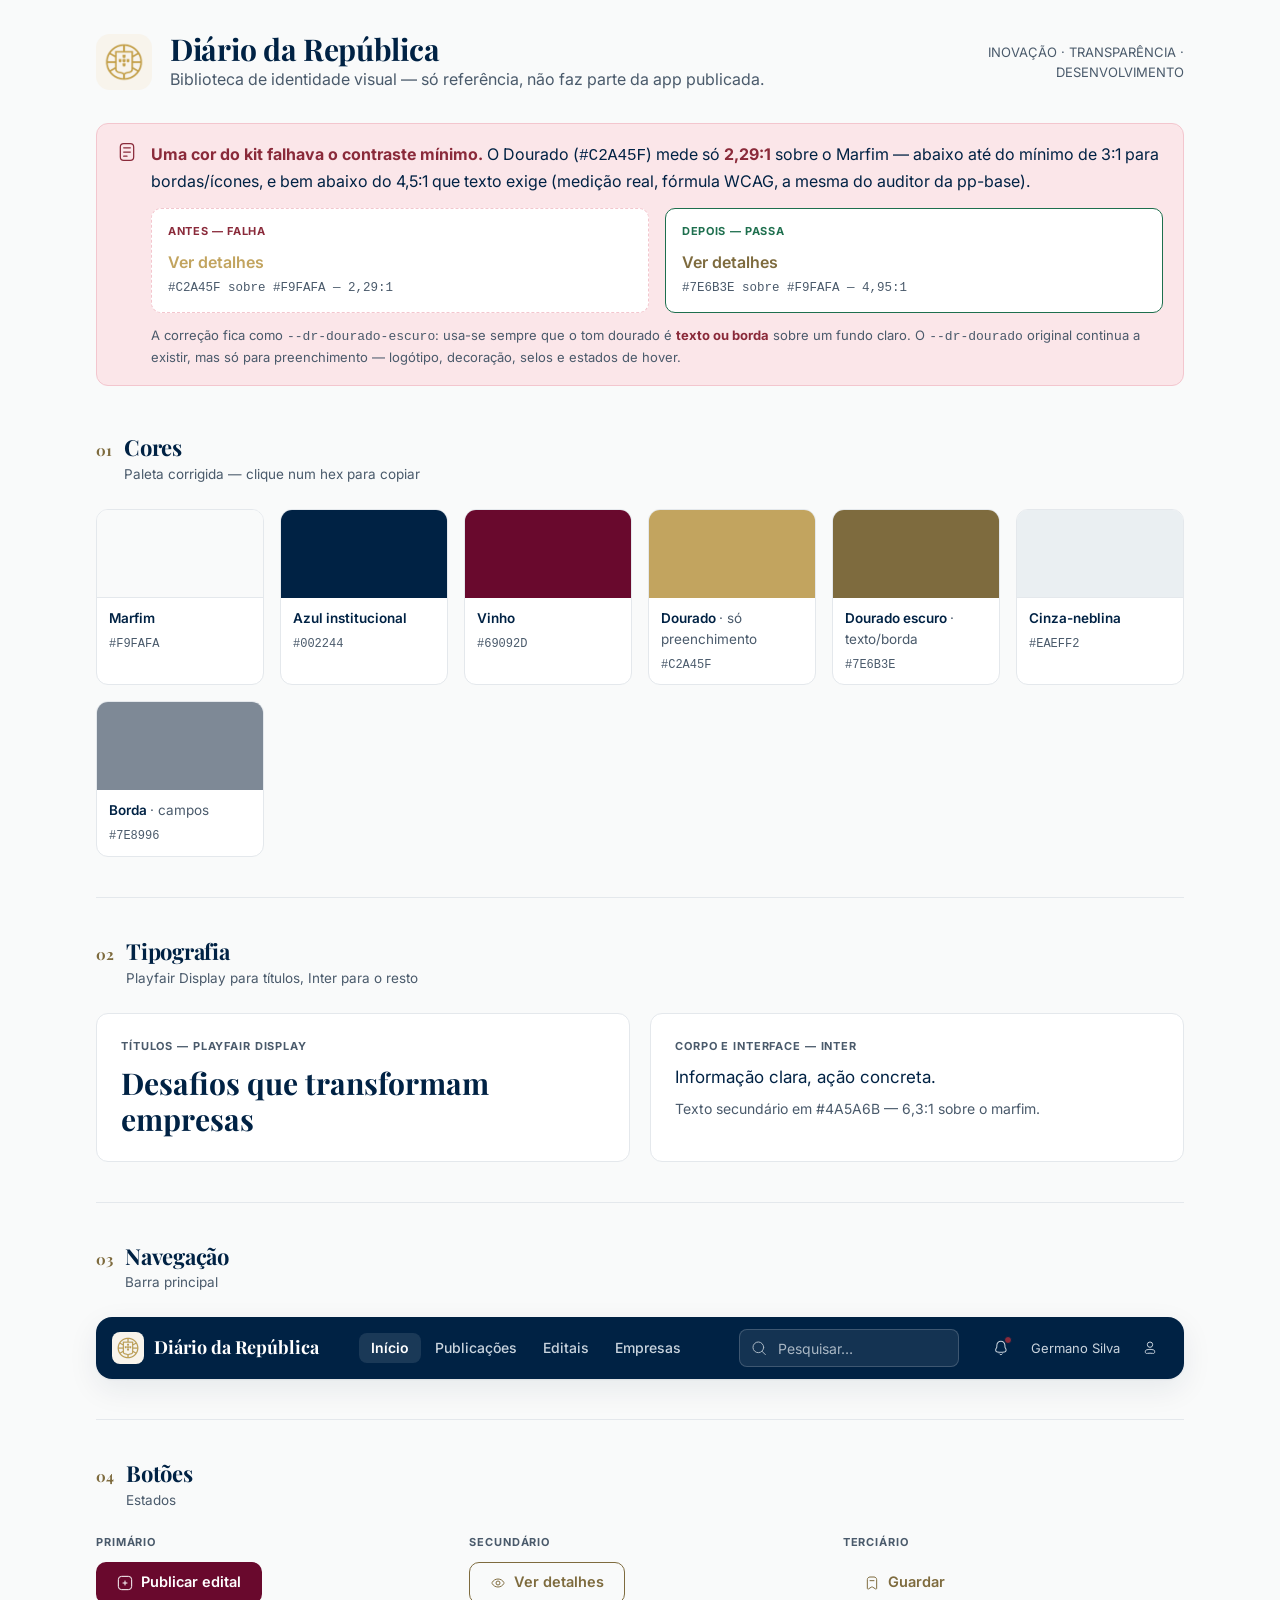
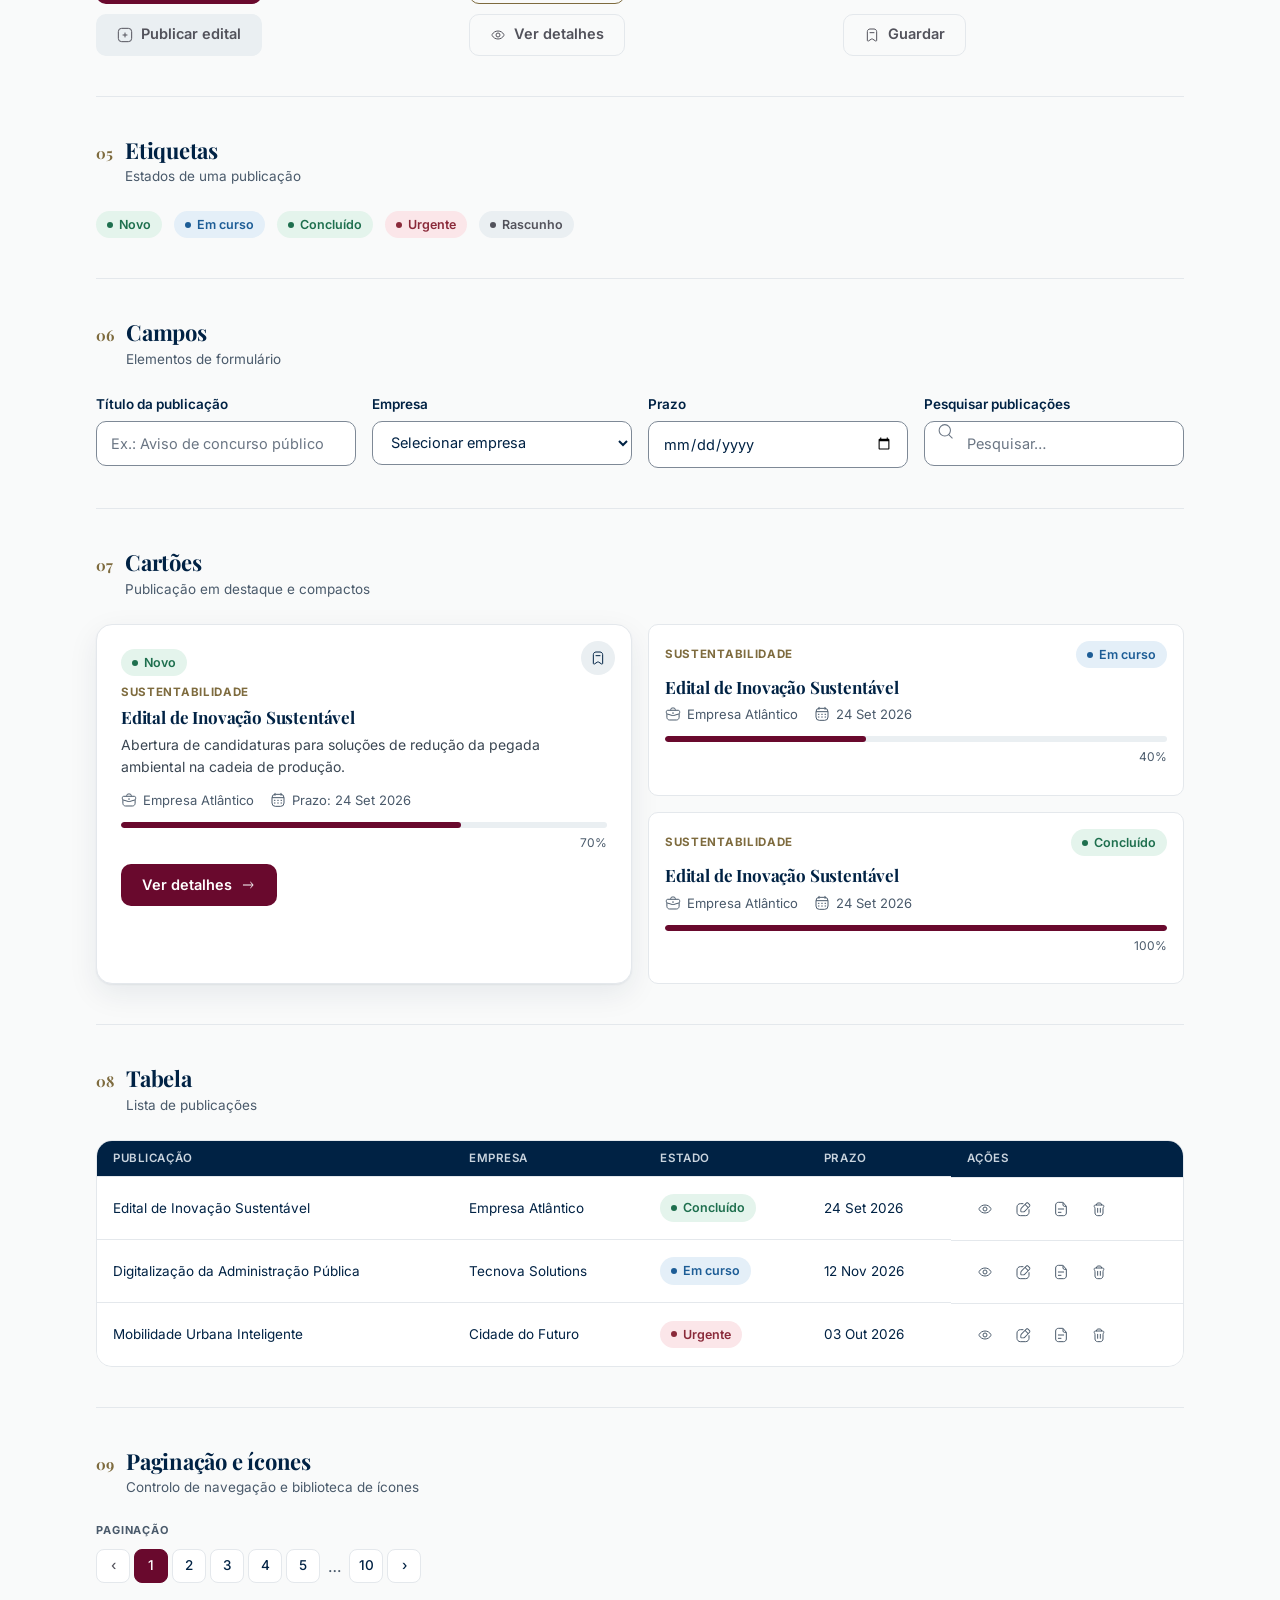
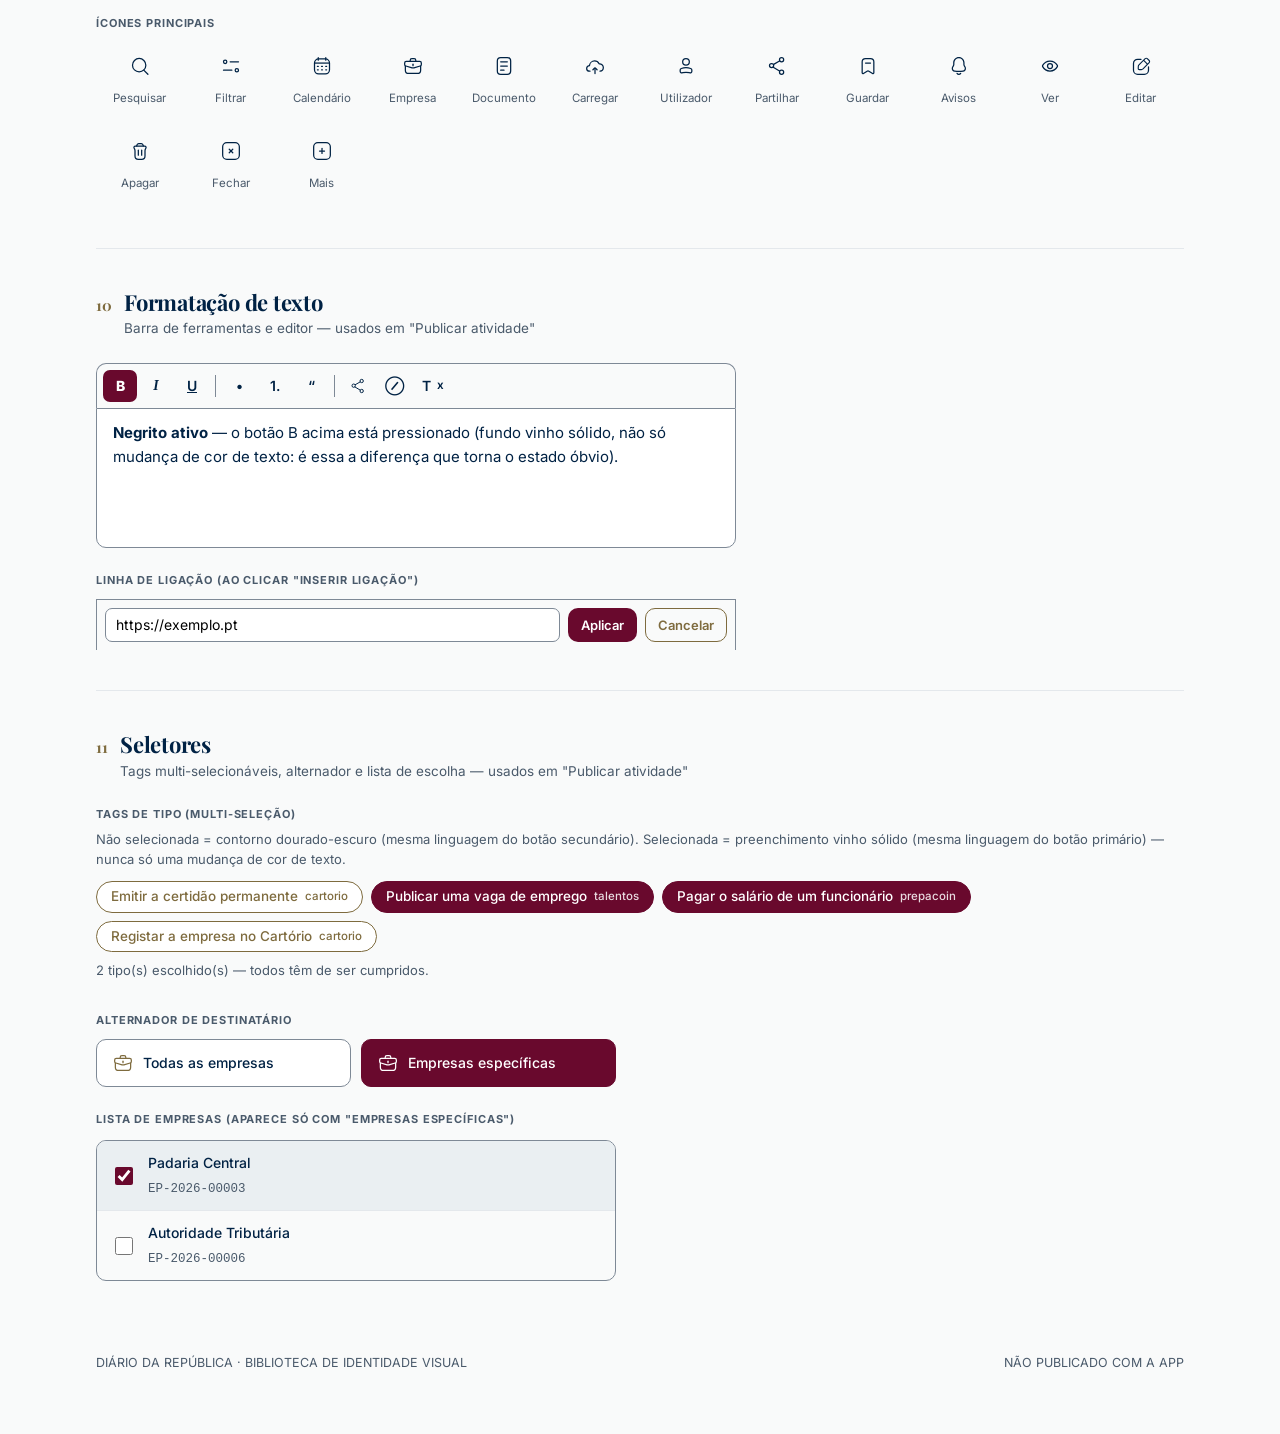
<file: biblioteca.html>
<!DOCTYPE html>
<html lang="pt-PT">
<head>
  <meta charset="UTF-8" />
  <meta name="viewport" content="width=device-width, initial-scale=1.0" />
  <meta name="dr-versao" content="483138303f61" />
  <title>Biblioteca — Diário da República</title>
  <meta name="description" content="Referência de identidade visual: cores, tipografia e componentes." />
  <meta name="robots" content="noindex" />
  <link rel="icon" href="favicon-32.png" />
  <link rel="preconnect" href="https://fonts.googleapis.com" />
  <link rel="preconnect" href="https://fonts.gstatic.com" crossorigin />
  <link rel="stylesheet"
        href="https://fonts.googleapis.com/css2?family=Playfair+Display:wght@600;700&family=Inter:wght@400;500;600;700&display=swap" />
  <link rel="stylesheet" href="web/biblioteca/dr.css?v=874a9f2d" />
  <style>
    /* só desta página — não faz parte do sistema de desenho da app */
    .bib-secao { padding: 40px 0; border-top: 1px solid var(--dr-risca); }
    .bib-secao:first-of-type { border-top: 0; }
    .bib-titulo-secao { display: flex; align-items: baseline; gap: 12px; margin-bottom: 24px; }
    .bib-num { font-family: var(--dr-serif); font-size: 15px; color: var(--dr-dourado-escuro); font-weight: 700; }
    .bib-titulo-secao h2 { margin: 0; }
    .bib-sub { color: #4A5A6B; font-size: 13.5px; margin-top: 2px; }
    .bib-grelha { display: grid; grid-template-columns: repeat(auto-fill, minmax(150px, 1fr)); gap: 16px; }
    .bib-swatch { border-radius: 12px; overflow: hidden; border: 1px solid var(--dr-risca); background: #fff; }
    .bib-swatch .cor { height: 88px; }
    .bib-swatch .info { padding: 10px 12px; }
    .bib-swatch .nome { font-weight: 600; font-size: 13.5px; }
    .bib-swatch button.hex {
      font: 500 12px/1 ui-monospace, monospace; color: #4A5A6B; background: none; border: 0;
      padding: 3px 0 0; cursor: pointer; text-align: left;
    }
    .bib-swatch button.hex:hover { color: var(--dr-vinho); }
    .bib-aviso {
      display: flex; gap: 14px; padding: 18px 20px; border-radius: 12px;
      background: var(--dr-vermelho-veu); border: 1px solid #F3C6CE; margin-bottom: 8px;
    }
    .bib-aviso b { color: var(--dr-vermelho); }
    .bib-comparativo { display: grid; grid-template-columns: 1fr 1fr; gap: 16px; margin-top: 14px; }
    .bib-comparativo > div { border-radius: 10px; padding: 14px 16px; }
    .bib-antes { background: #fff; border: 1.5px dashed #F3C6CE; }
    .bib-depois { background: #fff; border: 1.5px solid var(--dr-verde); }
    .bib-comparativo .rotulo { font-size: 11px; font-weight: 700; letter-spacing: .06em; text-transform: uppercase; }
    .bib-antes .rotulo { color: var(--dr-vermelho); }
    .bib-depois .rotulo { color: var(--dr-verde); }
    .bib-comparativo .amostra { margin-top: 10px; font-weight: 600; }
    .bib-comparativo .medida { font-size: 12.5px; color: #4A5A6B; margin-top: 4px; font-family: ui-monospace, monospace; }
    .bib-tipo-amostra { background: #fff; border: 1px solid var(--dr-risca); border-radius: 12px; padding: 24px; }
    .bib-tipo-rotulo { font-size: 11px; font-weight: 700; letter-spacing: .08em; text-transform: uppercase; color: #4A5A6B; margin-bottom: 10px; }
    .bib-icones { display: grid; grid-template-columns: repeat(auto-fill, minmax(84px, 1fr)); gap: 4px; text-align: center; }
    .bib-icones div { padding: 14px 6px; border-radius: 10px; }
    .bib-icones div:hover { background: var(--dr-cinza-neblina); }
    .bib-icones .dr-icone { display: block; margin: 0 auto 8px; color: var(--dr-azul); }
    .bib-icones span.rotulo { font-size: 11.5px; color: #4A5A6B; }
  </style>
</head>
<body>
<div class="dr-pagina">
  <main class="dr-env" style="padding-top:var(--dr-e6)">

    <!-- ══ cabeçalho da biblioteca ═══════════════════════════════════ -->
    <header class="dr-fila" style="justify-content:space-between;flex-wrap:wrap;gap:24px;padding-bottom:32px">
      <div class="dr-fila" style="gap:18px">
        <img src="web/marca/dr-marca.png" alt="" width="56" height="56" style="border-radius:14px" />
        <div>
          <h1 style="font-size:30px">Diário da República</h1>
          <p class="dr-suave">Biblioteca de identidade visual — só referência, não faz parte da app publicada.</p>
        </div>
      </div>
      <p class="dr-suave" style="max-width:280px;text-align:right;font-size:13px">
        INOVAÇÃO · TRANSPARÊNCIA · DESENVOLVIMENTO
      </p>
    </header>

    <!-- ══ aviso de correção ═════════════════════════════════════════ -->
    <div class="bib-aviso">
      <span class="dr-icone i-documento" aria-hidden="true" style="color:var(--dr-vermelho);flex-shrink:0"></span>
      <div>
        <p><b>Uma cor do kit falhava o contraste mínimo.</b> O Dourado
        (<code>#C2A45F</code>) mede só <b>2,29:1</b> sobre o Marfim — abaixo até
        do mínimo de 3:1 para bordas/ícones, e bem abaixo do 4,5:1 que texto
        exige (medição real, fórmula WCAG, a mesma do auditor da pp-base).</p>
        <div class="bib-comparativo">
          <div class="bib-antes" data-contraste-proposital>
            <div class="rotulo">Antes — falha</div>
            <div class="amostra" style="color:#C2A45F">Ver detalhes</div>
            <div class="medida">#C2A45F sobre #F9FAFA — 2,29:1</div>
          </div>
          <div class="bib-depois">
            <div class="rotulo">Depois — passa</div>
            <div class="amostra" style="color:#7E6B3E">Ver detalhes</div>
            <div class="medida">#7E6B3E sobre #F9FAFA — 4,95:1</div>
          </div>
        </div>
        <p class="dr-suave" style="margin-top:12px;font-size:13px">
          A correção fica como <code>--dr-dourado-escuro</code>: usa-se sempre que
          o tom dourado é <b>texto ou borda</b> sobre um fundo claro. O
          <code>--dr-dourado</code> original continua a existir, mas só para
          preenchimento — logótipo, decoração, selos e estados de hover.
        </p>
      </div>
    </div>

    <!-- ══ 01. Cores ═════════════════════════════════════════════════ -->
    <section class="bib-secao" id="cores">
      <div class="bib-titulo-secao">
        <span class="bib-num">01</span>
        <div><h2>Cores</h2><p class="bib-sub">Paleta corrigida — clique num hex para copiar</p></div>
      </div>
      <div class="bib-grelha">
        <div class="bib-swatch">
          <div class="cor" style="background:#F9FAFA;border-bottom:1px solid var(--dr-risca)"></div>
          <div class="info"><div class="nome">Marfim</div>
            <button class="hex" data-copiar="#F9FAFA">#F9FAFA</button></div>
        </div>
        <div class="bib-swatch">
          <div class="cor" style="background:#002244"></div>
          <div class="info"><div class="nome">Azul institucional</div>
            <button class="hex" data-copiar="#002244">#002244</button></div>
        </div>
        <div class="bib-swatch">
          <div class="cor" style="background:#69092D"></div>
          <div class="info"><div class="nome">Vinho</div>
            <button class="hex" data-copiar="#69092D">#69092D</button></div>
        </div>
        <div class="bib-swatch">
          <div class="cor" style="background:#C2A45F"></div>
          <div class="info"><div class="nome">Dourado <span style="font-weight:400;color:#4A5A6B">· só preenchimento</span></div>
            <button class="hex" data-copiar="#C2A45F">#C2A45F</button></div>
        </div>
        <div class="bib-swatch">
          <div class="cor" style="background:#7E6B3E"></div>
          <div class="info"><div class="nome">Dourado escuro <span style="font-weight:400;color:#4A5A6B">· texto/borda</span></div>
            <button class="hex" data-copiar="#7E6B3E">#7E6B3E</button></div>
        </div>
        <div class="bib-swatch">
          <div class="cor" style="background:#EAEFF2;border-bottom:1px solid var(--dr-risca)"></div>
          <div class="info"><div class="nome">Cinza-neblina</div>
            <button class="hex" data-copiar="#EAEFF2">#EAEFF2</button></div>
        </div>
        <div class="bib-swatch">
          <div class="cor" style="background:#7E8996"></div>
          <div class="info"><div class="nome">Borda <span style="font-weight:400;color:#4A5A6B">· campos</span></div>
            <button class="hex" data-copiar="#7E8996">#7E8996</button></div>
        </div>
      </div>
    </section>

    <!-- ══ 02. Tipografia ════════════════════════════════════════════ -->
    <section class="bib-secao" id="tipografia">
      <div class="bib-titulo-secao">
        <span class="bib-num">02</span>
        <div><h2>Tipografia</h2><p class="bib-sub">Playfair Display para títulos, Inter para o resto</p></div>
      </div>
      <div style="display:grid;grid-template-columns:1fr 1fr;gap:20px">
        <div class="bib-tipo-amostra">
          <div class="bib-tipo-rotulo">Títulos — Playfair Display</div>
          <p style="font-family:var(--dr-serif);font-size:30px;font-weight:700;line-height:1.2">
            Desafios que transformam empresas
          </p>
        </div>
        <div class="bib-tipo-amostra">
          <div class="bib-tipo-rotulo">Corpo e interface — Inter</div>
          <p style="font-size:17px;line-height:1.5">Informação clara, ação concreta.</p>
          <p class="dr-suave" style="margin-top:8px;font-size:14px">
            Texto secundário em #4A5A6B — 6,3:1 sobre o marfim.
          </p>
        </div>
      </div>
    </section>

    <!-- ══ 03. Navegação ═════════════════════════════════════════════ -->
    <section class="bib-secao" id="navegacao">
      <div class="bib-titulo-secao">
        <span class="bib-num">03</span>
        <div><h2>Navegação</h2><p class="bib-sub">Barra principal</p></div>
      </div>
      <div style="border-radius:var(--dr-r-lg);overflow:hidden;box-shadow:var(--dr-sombra)">
        <div class="dr-topo" style="position:static">
          <div class="dr-topo-int">
            <a class="dr-marca" href="#">
              <img src="web/marca/dr-marca.png" alt="" />
              Diário da República
            </a>
            <nav aria-label="Navegação principal">
              <a href="#" aria-current="page">Início</a>
              <a href="#">Publicações</a>
              <a href="#">Editais</a>
              <a href="#">Empresas</a>
            </nav>
            <div class="dr-topo-busca">
              <span class="dr-icone dr-icone-16 i-procurar" aria-hidden="true"></span>
              <input type="search" placeholder="Pesquisar…" />
            </div>
            <div class="dr-topo-acoes">
              <button type="button" class="dr-icone-botao-topo" aria-label="Notificações">
                <span class="dr-icone dr-icone-16 i-notificacoes" aria-hidden="true"></span>
                <span class="dr-ponto-aviso" aria-hidden="true"></span>
              </button>
              <span class="dr-quem">Germano Silva</span>
              <button type="button" class="dr-icone-botao-topo" aria-label="Conta">
                <span class="dr-icone dr-icone-16 i-utilizador" aria-hidden="true"></span>
              </button>
            </div>
          </div>
        </div>
      </div>
    </section>

    <!-- ══ 04. Botões ════════════════════════════════════════════════ -->
    <section class="bib-secao" id="botoes">
      <div class="bib-titulo-secao">
        <span class="bib-num">04</span>
        <div><h2>Botões</h2><p class="bib-sub">Estados</p></div>
      </div>
      <div style="display:grid;grid-template-columns:repeat(3,1fr);gap:32px">
        <div>
          <p class="bib-tipo-rotulo">Primário</p>
          <div class="dr-fila" style="flex-direction:column;align-items:flex-start;gap:10px">
            <button type="button" class="dr-botao"><span class="dr-icone dr-icone-16 i-mais" aria-hidden="true"></span>Publicar edital</button>
            <button type="button" class="dr-botao" disabled><span class="dr-icone dr-icone-16 i-mais" aria-hidden="true"></span>Publicar edital</button>
          </div>
        </div>
        <div>
          <p class="bib-tipo-rotulo">Secundário</p>
          <div class="dr-fila" style="flex-direction:column;align-items:flex-start;gap:10px">
            <button type="button" class="dr-botao dr-botao-linha"><span class="dr-icone dr-icone-16 i-ver" aria-hidden="true"></span>Ver detalhes</button>
            <button type="button" class="dr-botao dr-botao-linha" disabled><span class="dr-icone dr-icone-16 i-ver" aria-hidden="true"></span>Ver detalhes</button>
          </div>
        </div>
        <div>
          <p class="bib-tipo-rotulo">Terciário</p>
          <div class="dr-fila" style="flex-direction:column;align-items:flex-start;gap:10px">
            <button type="button" class="dr-botao dr-botao-fantasma"><span class="dr-icone dr-icone-16 i-guardar" aria-hidden="true"></span>Guardar</button>
            <button type="button" class="dr-botao dr-botao-fantasma" disabled><span class="dr-icone dr-icone-16 i-guardar" aria-hidden="true"></span>Guardar</button>
          </div>
        </div>
      </div>
    </section>

    <!-- ══ 05. Etiquetas ═════════════════════════════════════════════ -->
    <section class="bib-secao" id="etiquetas">
      <div class="bib-titulo-secao">
        <span class="bib-num">05</span>
        <div><h2>Etiquetas</h2><p class="bib-sub">Estados de uma publicação</p></div>
      </div>
      <div class="dr-fila">
        <span class="dr-selo dr-selo-novo"><span class="ponto"></span>Novo</span>
        <span class="dr-selo dr-selo-em-curso"><span class="ponto"></span>Em curso</span>
        <span class="dr-selo dr-selo-concluido"><span class="ponto"></span>Concluído</span>
        <span class="dr-selo dr-selo-urgente"><span class="ponto"></span>Urgente</span>
        <span class="dr-selo dr-selo-rascunho"><span class="ponto"></span>Rascunho</span>
      </div>
    </section>

    <!-- ══ 06. Campos ════════════════════════════════════════════════ -->
    <section class="bib-secao" id="campos">
      <div class="bib-titulo-secao">
        <span class="bib-num">06</span>
        <div><h2>Campos</h2><p class="bib-sub">Elementos de formulário</p></div>
      </div>
      <div style="display:grid;grid-template-columns:repeat(auto-fit,minmax(200px,1fr));gap:var(--dr-e4)">
        <div class="dr-campo" style="margin:0">
          <label for="ex-titulo">Título da publicação</label>
          <input id="ex-titulo" placeholder="Ex.: Aviso de concurso público" />
        </div>
        <div class="dr-campo" style="margin:0">
          <label for="ex-empresa">Empresa</label>
          <select id="ex-empresa"><option>Selecionar empresa</option></select>
        </div>
        <div class="dr-campo" style="margin:0">
          <label for="ex-prazo">Prazo</label>
          <input id="ex-prazo" type="date" />
        </div>
        <div class="dr-campo dr-busca" style="margin:0">
          <label for="ex-pesquisa">Pesquisar publicações</label>
          <span class="dr-icone-campo i-procurar" aria-hidden="true"></span>
          <input id="ex-pesquisa" type="search" placeholder="Pesquisar…" />
        </div>
      </div>
    </section>

    <!-- ══ 07. Cartões ═══════════════════════════════════════════════ -->
    <section class="bib-secao" id="cartoes">
      <div class="bib-titulo-secao">
        <span class="bib-num">07</span>
        <div><h2>Cartões</h2><p class="bib-sub">Publicação em destaque e compactos</p></div>
      </div>
      <div class="dr-grelha-cartoes dr-grelha-cartoes-2">
        <article class="dr-cartao">
          <div class="cabeca">
            <span class="dr-selo dr-selo-novo"><span class="ponto"></span>Novo</span>
            <button type="button" class="dr-guardar-canto" aria-label="Guardar">
              <span class="dr-icone dr-icone-16 i-guardar" aria-hidden="true"></span>
            </button>
          </div>
          <p class="categoria">Sustentabilidade</p>
          <h3>Edital de Inovação Sustentável</h3>
          <p class="descricao">Abertura de candidaturas para soluções de redução da pegada ambiental na cadeia de produção.</p>
          <div class="dados">
            <span><span class="dr-icone dr-icone-16 i-empresa" aria-hidden="true"></span>Empresa Atlântico</span>
            <span><span class="dr-icone dr-icone-16 i-calendario" aria-hidden="true"></span>Prazo: 24 Set 2026</span>
          </div>
          <div class="dr-progresso"><b style="width:70%"></b></div>
          <div class="dr-progresso-rotulo">70%</div>
          <button type="button" class="dr-botao">Ver detalhes<span class="dr-icone dr-icone-16 i-seta-direita" aria-hidden="true"></span></button>
        </article>

        <div style="display:flex;flex-direction:column;gap:var(--dr-e4)">
          <article class="dr-cartao dr-cartao-compacto">
            <div class="cabeca">
              <p class="categoria" style="margin:0">Sustentabilidade</p>
              <span class="dr-selo dr-selo-em-curso"><span class="ponto"></span>Em curso</span>
            </div>
            <h3>Edital de Inovação Sustentável</h3>
            <div class="dados">
              <span><span class="dr-icone dr-icone-16 i-empresa" aria-hidden="true"></span>Empresa Atlântico</span>
              <span><span class="dr-icone dr-icone-16 i-calendario" aria-hidden="true"></span>24 Set 2026</span>
            </div>
            <div class="dr-progresso"><b style="width:40%"></b></div>
            <div class="dr-progresso-rotulo">40%</div>
          </article>
          <article class="dr-cartao dr-cartao-compacto">
            <div class="cabeca">
              <p class="categoria" style="margin:0">Sustentabilidade</p>
              <span class="dr-selo dr-selo-concluido"><span class="ponto"></span>Concluído</span>
            </div>
            <h3>Edital de Inovação Sustentável</h3>
            <div class="dados">
              <span><span class="dr-icone dr-icone-16 i-empresa" aria-hidden="true"></span>Empresa Atlântico</span>
              <span><span class="dr-icone dr-icone-16 i-calendario" aria-hidden="true"></span>24 Set 2026</span>
            </div>
            <div class="dr-progresso"><b style="width:100%"></b></div>
            <div class="dr-progresso-rotulo">100%</div>
          </article>
        </div>
      </div>
    </section>

    <!-- ══ 08. Tabela ════════════════════════════════════════════════ -->
    <section class="bib-secao" id="tabela">
      <div class="bib-titulo-secao">
        <span class="bib-num">08</span>
        <div><h2>Tabela</h2><p class="bib-sub">Lista de publicações</p></div>
      </div>
      <div class="dr-tabela-envolt">
        <table class="dr-tabela">
          <thead>
            <tr><th>Publicação</th><th>Empresa</th><th>Estado</th><th>Prazo</th><th>Ações</th></tr>
          </thead>
          <tbody>
            <tr>
              <td>Edital de Inovação Sustentável</td><td>Empresa Atlântico</td>
              <td><span class="dr-selo dr-selo-concluido"><span class="ponto"></span>Concluído</span></td>
              <td>24 Set 2026</td>
              <td class="acoes">
                <button type="button" class="dr-icone-botao" aria-label="Ver"><span class="dr-icone dr-icone-16 i-ver" aria-hidden="true"></span></button>
                <button type="button" class="dr-icone-botao" aria-label="Editar"><span class="dr-icone dr-icone-16 i-editar" aria-hidden="true"></span></button>
                <button type="button" class="dr-icone-botao" aria-label="Documento"><span class="dr-icone dr-icone-16 i-documento-2" aria-hidden="true"></span></button>
                <button type="button" class="dr-icone-botao" aria-label="Apagar"><span class="dr-icone dr-icone-16 i-apagar" aria-hidden="true"></span></button>
              </td>
            </tr>
            <tr>
              <td>Digitalização da Administração Pública</td><td>Tecnova Solutions</td>
              <td><span class="dr-selo dr-selo-em-curso"><span class="ponto"></span>Em curso</span></td>
              <td>12 Nov 2026</td>
              <td class="acoes">
                <button type="button" class="dr-icone-botao" aria-label="Ver"><span class="dr-icone dr-icone-16 i-ver" aria-hidden="true"></span></button>
                <button type="button" class="dr-icone-botao" aria-label="Editar"><span class="dr-icone dr-icone-16 i-editar" aria-hidden="true"></span></button>
                <button type="button" class="dr-icone-botao" aria-label="Documento"><span class="dr-icone dr-icone-16 i-documento-2" aria-hidden="true"></span></button>
                <button type="button" class="dr-icone-botao" aria-label="Apagar"><span class="dr-icone dr-icone-16 i-apagar" aria-hidden="true"></span></button>
              </td>
            </tr>
            <tr>
              <td>Mobilidade Urbana Inteligente</td><td>Cidade do Futuro</td>
              <td><span class="dr-selo dr-selo-urgente"><span class="ponto"></span>Urgente</span></td>
              <td>03 Out 2026</td>
              <td class="acoes">
                <button type="button" class="dr-icone-botao" aria-label="Ver"><span class="dr-icone dr-icone-16 i-ver" aria-hidden="true"></span></button>
                <button type="button" class="dr-icone-botao" aria-label="Editar"><span class="dr-icone dr-icone-16 i-editar" aria-hidden="true"></span></button>
                <button type="button" class="dr-icone-botao" aria-label="Documento"><span class="dr-icone dr-icone-16 i-documento-2" aria-hidden="true"></span></button>
                <button type="button" class="dr-icone-botao" aria-label="Apagar"><span class="dr-icone dr-icone-16 i-apagar" aria-hidden="true"></span></button>
              </td>
            </tr>
          </tbody>
        </table>
      </div>
    </section>

    <!-- ══ 09. Paginação e ícones ════════════════════════════════════ -->
    <section class="bib-secao" id="paginacao-icones">
      <div class="bib-titulo-secao">
        <span class="bib-num">09</span>
        <div><h2>Paginação e ícones</h2><p class="bib-sub">Controlo de navegação e biblioteca de ícones</p></div>
      </div>

      <p class="bib-tipo-rotulo">Paginação</p>
      <nav class="dr-paginacao" aria-label="Paginação" style="margin-bottom:32px">
        <button type="button" aria-label="Anterior" disabled>‹</button>
        <button type="button" aria-current="page">1</button>
        <button type="button">2</button>
        <button type="button">3</button>
        <button type="button">4</button>
        <button type="button">5</button>
        <span class="dr-suave" style="padding:0 4px">…</span>
        <button type="button">10</button>
        <button type="button" aria-label="Seguinte">›</button>
      </nav>

      <p class="bib-tipo-rotulo">Ícones principais</p>
      <div class="bib-icones">
        <div><span class="dr-icone i-procurar" aria-hidden="true"></span><span class="rotulo">Pesquisar</span></div>
        <div><span class="dr-icone i-filtrar" aria-hidden="true"></span><span class="rotulo">Filtrar</span></div>
        <div><span class="dr-icone i-calendario" aria-hidden="true"></span><span class="rotulo">Calendário</span></div>
        <div><span class="dr-icone i-empresa" aria-hidden="true"></span><span class="rotulo">Empresa</span></div>
        <div><span class="dr-icone i-documento" aria-hidden="true"></span><span class="rotulo">Documento</span></div>
        <div><span class="dr-icone i-carregar" aria-hidden="true"></span><span class="rotulo">Carregar</span></div>
        <div><span class="dr-icone i-utilizador" aria-hidden="true"></span><span class="rotulo">Utilizador</span></div>
        <div><span class="dr-icone i-partilhar" aria-hidden="true"></span><span class="rotulo">Partilhar</span></div>
        <div><span class="dr-icone i-guardar" aria-hidden="true"></span><span class="rotulo">Guardar</span></div>
        <div><span class="dr-icone i-notificacoes" aria-hidden="true"></span><span class="rotulo">Avisos</span></div>
        <div><span class="dr-icone i-ver" aria-hidden="true"></span><span class="rotulo">Ver</span></div>
        <div><span class="dr-icone i-editar" aria-hidden="true"></span><span class="rotulo">Editar</span></div>
        <div><span class="dr-icone i-apagar" aria-hidden="true"></span><span class="rotulo">Apagar</span></div>
        <div><span class="dr-icone i-fechar" aria-hidden="true"></span><span class="rotulo">Fechar</span></div>
        <div><span class="dr-icone i-mais" aria-hidden="true"></span><span class="rotulo">Mais</span></div>
      </div>
    </section>

    <!-- ══ 10. Formatação de texto ═══════════════════════════════════ -->
    <section class="bib-secao" id="formatacao">
      <div class="bib-titulo-secao">
        <span class="bib-num">10</span>
        <div><h2>Formatação de texto</h2><p class="bib-sub">Barra de ferramentas e editor — usados em "Publicar atividade"</p></div>
      </div>
      <div style="max-width:640px">
        <div class="dr-ferramentas" role="toolbar" aria-label="Formatação">
          <button type="button" class="b" aria-label="Negrito" aria-pressed="true">B</button>
          <button type="button" class="i" aria-label="Itálico" aria-pressed="false">I</button>
          <button type="button" class="u" aria-label="Sublinhado" aria-pressed="false">U</button>
          <span class="risca" aria-hidden="true"></span>
          <button type="button" aria-label="Lista" aria-pressed="false">•</button>
          <button type="button" aria-label="Lista numerada" aria-pressed="false">1.</button>
          <button type="button" aria-label="Citação">&#8220;</button>
          <span class="risca" aria-hidden="true"></span>
          <button type="button" aria-label="Inserir ligação">
            <span class="dr-icone dr-icone-16 i-partilhar" aria-hidden="true"></span>
          </button>
          <button type="button" aria-label="Tirar a ligação">&#8856;</button>
          <button type="button" aria-label="Limpar a formatação">T<sub>x</sub></button>
        </div>
        <div class="dr-editor" contenteditable="true" role="textbox" aria-multiline="true">
          <p><strong>Negrito ativo</strong> — o botão B acima está pressionado (fundo vinho sólido,
          não só mudança de cor de texto: é essa a diferença que torna o estado óbvio).</p>
        </div>
        <p class="bib-tipo-rotulo" style="margin-top:24px">Linha de ligação (ao clicar "Inserir ligação")</p>
        <div class="dr-ligacao" style="position:static">
          <input type="url" placeholder="https://…" value="https://exemplo.pt" readonly />
          <button type="button" class="dr-botao dr-botao-pequeno">Aplicar</button>
          <button type="button" class="dr-botao dr-botao-linha dr-botao-pequeno">Cancelar</button>
        </div>
      </div>
    </section>

    <!-- ══ 11. Seletores ═════════════════════════════════════════════ -->
    <section class="bib-secao" id="seletores">
      <div class="bib-titulo-secao">
        <span class="bib-num">11</span>
        <div><h2>Seletores</h2><p class="bib-sub">Tags multi-selecionáveis, alternador e lista de escolha — usados em "Publicar atividade"</p></div>
      </div>

      <p class="bib-tipo-rotulo">Tags de tipo (multi-seleção)</p>
      <p class="dr-suave" style="font-size:13px;margin:-4px 0 12px">
        Não selecionada = contorno dourado-escuro (mesma linguagem do botão secundário).
        Selecionada = preenchimento vinho sólido (mesma linguagem do botão primário) — nunca só uma mudança de cor de texto.
      </p>
      <div class="dr-tags" role="group" aria-label="Exemplo de tipos" style="margin-bottom:8px">
        <button type="button" class="dr-tag" aria-pressed="false">Emitir a certidão permanente <span class="app">cartorio</span></button>
        <button type="button" class="dr-tag" aria-pressed="true">Publicar uma vaga de emprego <span class="app">talentos</span></button>
        <button type="button" class="dr-tag" aria-pressed="true">Pagar o salário de um funcionário <span class="app">prepacoin</span></button>
        <button type="button" class="dr-tag" aria-pressed="false">Registar a empresa no Cartório <span class="app">cartorio</span></button>
      </div>
      <p class="dr-tags-ajuda">2 tipo(s) escolhido(s) — todos têm de ser cumpridos.</p>

      <p class="bib-tipo-rotulo" style="margin-top:32px">Alternador de destinatário</p>
      <div style="max-width:520px">
        <div class="dr-alvo-alternador">
          <button type="button" class="dr-alvo-opcao" aria-pressed="false">
            <span class="dr-icone i-empresa" aria-hidden="true"></span>
            Todas as empresas
          </button>
          <button type="button" class="dr-alvo-opcao" aria-pressed="true">
            <span class="dr-icone i-empresa" aria-hidden="true"></span>
            Empresas específicas
          </button>
        </div>
        <p class="bib-tipo-rotulo" style="margin-top:24px">Lista de empresas (aparece só com "Empresas específicas")</p>
        <div class="dr-lista-empresas">
          <label class="dr-empresa-linha selecionada">
            <input type="checkbox" checked readonly />
            <span><span class="nome" style="display:block">Padaria Central</span>
              <span class="cedula mono">EP-2026-00003</span></span>
          </label>
          <label class="dr-empresa-linha">
            <input type="checkbox" readonly />
            <span><span class="nome" style="display:block">Autoridade Tributária</span>
              <span class="cedula mono">EP-2026-00006</span></span>
          </label>
        </div>
      </div>
    </section>

    <footer class="dr-suave" style="padding-top:32px;font-size:12.5px;display:flex;justify-content:space-between;flex-wrap:wrap;gap:8px">
      <span>DIÁRIO DA REPÚBLICA · BIBLIOTECA DE IDENTIDADE VISUAL</span>
      <span>NÃO PUBLICADO COM A APP</span>
    </footer>
  </main>
</div>

<script src="web/biblioteca/dr.js?v=f2446b5e"></script>
</body>
</html>
</file>
<file: web/biblioteca/dr.css>
/* ═══════════════════════════════════════════════════════════════════
   DIÁRIO DA REPÚBLICA — folha de estilos da aplicação
   Paleta do kit enviado, com as correções que a medição de contraste
   (WCAG, fórmula real — ver ferramentas/contraste, mesma da pp-base)
   obrigou. Ver a nota de cada variável corrigida abaixo.
   ═══════════════════════════════════════════════════════════════════ */

:root {
  --dr-marfim:      #F9FAFA;   /* fundo da página */
  --dr-azul:        #002244;   /* "azul institucional" — nav, texto principal */
  --dr-vinho:       #69092D;   /* botão primário, ligações, destaque */
  --dr-dourado:     #C2A45F;   /* SÓ preenchimento/decorativo — ver nota */
  --dr-cinza-neblina: #EAEFF2; /* fundo secundário, campos, véus */

  /* O dourado do kit (#C2A45F) mede 2,29:1 sobre o marfim — falha até o
     mínimo de 3:1 para bordas/ícones, e falha bem mais o de 4,5:1 para
     texto. Esta versão escurecida (RGB × 0,65, mesmo tom) mede 4,95:1 —
     é o que se usa sempre que o dourado é TEXTO ou BORDA sobre claro;
     o dourado cheio fica só para preenchimento (logo, hover, selo). */
  --dr-dourado-escuro: #7E6B3E;

  --dr-borda:  #7E8996;  /* 3,40:1 sobre o marfim — contorno de campos */
  --dr-risca:  #E4E8EC;  /* separador subtil, não precisa de contraste de texto */
  --dr-hover-vinho: #560723;
  --dr-hover-dourado: #6B5A34;

  --dr-verde:      #1E6F4E; --dr-verde-veu:      #E4F4EC; /* Novo / Concluído */
  --dr-azul-selo:  #1D5D96; --dr-azul-selo-veu:  #E4EFF8; /* Em curso */
  --dr-vermelho:   #8A2A3A; --dr-vermelho-veu:   #FBE6E9; /* Urgente */
  --dr-cinza-selo: #52525B;                                /* Rascunho — usa o cinza-neblina como véu */

  --dr-superficie: #FFFFFF;
  --dr-e1: 4px; --dr-e2: 8px; --dr-e3: 12px; --dr-e4: 16px;
  --dr-e5: 24px; --dr-e6: 32px;
  --dr-r: 10px; --dr-r-lg: 16px;
  --dr-serif: "Playfair Display", Georgia, "Times New Roman", serif;
  --dr-fonte: "Inter", system-ui, -apple-system, "Segoe UI", sans-serif;
  --dr-sombra: 0 1px 2px rgba(0,34,68,.06), 0 10px 30px rgba(0,34,68,.08);
}

*, *::before, *::after { box-sizing: border-box; }

/* Rede de segurança: uma regra de autor com `display` vence o atributo
   [hidden] nativo — já rendeu bug em três apps deste projeto. */
[hidden] { display: none !important; }

body {
  margin: 0; background: var(--dr-marfim); color: var(--dr-azul);
  font: 400 16px/1.55 var(--dr-fonte); -webkit-font-smoothing: antialiased;
}
h1, h2, h3 { margin: 0; font-family: var(--dr-serif); letter-spacing: -.01em; font-weight: 700; }
h1 { font-size: 32px; line-height: 1.15; }
h2 { font-size: 22px; line-height: 1.25; }
h3 { font-size: 17px; line-height: 1.3; }
p { margin: 0; }
a { color: var(--dr-vinho); }
.mono { font-family: ui-monospace, "SF Mono", Menlo, monospace; font-variant-numeric: tabular-nums; }
.dr-suave { color: #4A5A6B; }  /* 6,3:1 sobre o marfim — texto secundário */
.dr-fila { display: flex; align-items: center; gap: var(--dr-e3); flex-wrap: wrap; }
.dr-vazio { color: #4A5A6B; font-size: 14.5px; text-align: center; padding: var(--dr-e6) var(--dr-e5); }
.dr-so-leitores {
  position: absolute; width: 1px; height: 1px; overflow: hidden;
  clip: rect(0 0 0 0); white-space: nowrap;
}

/* ── layout de página ─────────────────────────────────────────────── */
.dr-pagina { min-height: 100svh; display: flex; flex-direction: column; }
.dr-env { max-width: 1120px; margin: 0 auto; padding: var(--dr-e5) var(--dr-e4) 64px; width: 100%; }

/* ── 03. navegação ────────────────────────────────────────────────── */
.dr-topo { background: var(--dr-azul); position: sticky; top: 0; z-index: 10; }
.dr-topo-int {
  max-width: 1120px; margin: 0 auto; padding: var(--dr-e3) var(--dr-e4);
  display: flex; align-items: center; gap: var(--dr-e5);
}
.dr-marca { display: flex; align-items: center; gap: 10px; text-decoration: none;
            color: #fff; font-family: var(--dr-serif); font-weight: 700; font-size: 18px; }
.dr-marca img { width: 32px; height: 32px; border-radius: 8px; display: block; }
.dr-topo nav { display: flex; align-items: center; gap: 2px; margin-left: var(--dr-e4); flex: 1; }
.dr-topo nav a, .dr-topo nav button.link {
  display: inline-flex; align-items: center; gap: 7px; padding: 8px 12px;
  border-radius: 8px; color: #C9D4DE; text-decoration: none;
  font: 500 14px/1 var(--dr-fonte); background: transparent; border: 0; cursor: pointer;
}
.dr-topo nav a:hover, .dr-topo nav button.link:hover { background: rgba(255,255,255,.08); color: #fff; }
.dr-topo nav a[aria-current="page"] { color: #fff; font-weight: 600; background: rgba(255,255,255,.10); }
.dr-topo-busca { margin-left: auto; position: relative; }
.dr-topo-busca input {
  min-height: 38px; width: 220px; padding: 0 14px 0 38px; border-radius: 8px;
  border: 1px solid rgba(255,255,255,.18); background: rgba(255,255,255,.08);
  color: #fff; font: 400 14px/1 var(--dr-fonte);
}
.dr-topo-busca input::placeholder { color: #A9B7C4; }
.dr-topo-busca input:focus { outline: none; border-color: var(--dr-dourado); background: rgba(255,255,255,.14); }
.dr-topo-busca .dr-icone { position: absolute; left: 12px; top: 50%; transform: translateY(-50%);
  color: #A9B7C4; }
.dr-topo-acoes { display: flex; align-items: center; gap: 4px; }
.dr-icone-botao-topo {
  position: relative; display: grid; place-items: center; width: 36px; height: 36px;
  border: 0; border-radius: 50%; background: transparent; color: #C9D4DE; cursor: pointer;
}
.dr-icone-botao-topo:hover { background: rgba(255,255,255,.08); color: #fff; }
.dr-ponto-aviso { position: absolute; top: 6px; right: 7px; width: 8px; height: 8px;
  border-radius: 50%; background: var(--dr-vermelho); border: 1.5px solid var(--dr-azul); }
.dr-quem { font-size: 13px; color: #C9D4DE; padding: 0 var(--dr-e2); }

/* ── 04. botões ───────────────────────────────────────────────────── */
.dr-botao {
  display: inline-flex; align-items: center; justify-content: center; gap: 8px;
  min-height: 42px; padding: 0 20px; border: 1.5px solid transparent;
  border-radius: var(--dr-r); font: 600 14.5px/1 var(--dr-fonte);
  cursor: pointer; background: var(--dr-vinho); color: #fff;
  text-decoration: none; transition: background 120ms ease, border-color 120ms ease;
}
.dr-botao:hover { background: var(--dr-hover-vinho); }
.dr-botao:focus-visible { outline: 2px solid var(--dr-azul); outline-offset: 2px; }
/* Sem opacity — esbateria o botão inteiro. #52525B sobre o cinza-neblina
   ainda lê 6,67:1: um botão desativado continua a dizer o que diz. */
.dr-botao:disabled { background: var(--dr-cinza-neblina); color: #52525B; cursor: not-allowed; }

/* Secundário/terciário: contorno e texto em dourado-escuro (o dourado
   cheio falhava aqui, tanto como texto como como borda — ver a nota da
   variável, acima). O hover preenche a leve, o desativado usa cinza
   plano em vez de opacity — esbateria o botão inteiro. */
.dr-botao-linha {
  background: transparent; color: var(--dr-dourado-escuro); border-color: var(--dr-dourado-escuro);
}
.dr-botao-linha:hover { background: #F5EFE0; }
.dr-botao-fantasma { background: transparent; color: var(--dr-dourado-escuro); border-color: transparent; }
.dr-botao-fantasma:hover { background: #F5EFE0; }
.dr-botao-linha:disabled, .dr-botao-fantasma:disabled {
  background: transparent; color: #52525B; border-color: var(--dr-risca); cursor: not-allowed;
}
.dr-botao-pequeno { min-height: 34px; padding: 0 13px; font-size: 13px; }
.dr-botao-perigo { color: var(--dr-vermelho); border-color: var(--dr-vermelho); background: transparent; }
.dr-botao-perigo:hover { background: var(--dr-vermelho-veu); }

.dr-icone-botao {
  display: grid; place-items: center; width: 36px; height: 36px; flex-shrink: 0;
  border: 0; border-radius: 50%; background: transparent; color: #4A5A6B; cursor: pointer;
}
.dr-icone-botao:hover { background: var(--dr-cinza-neblina); color: var(--dr-azul); }

/* texto ou botão que só precisa de se parecer com uma ligação — fora do
   cabeçalho, onde `.dr-topo nav button.link` já resolve isto sozinho. */
.link {
  background: none; border: 0; padding: 0; margin: 0; font: inherit;
  color: var(--dr-vinho); cursor: pointer; text-decoration: none;
  display: inline; -webkit-appearance: none; appearance: none;
}
.link:hover { text-decoration: underline; }

/* ── 06. campos ───────────────────────────────────────────────────── */
.dr-campo { margin-bottom: var(--dr-e4); }
.dr-campo label { display: block; font-size: 13.5px; font-weight: 600; margin-bottom: 6px; color: var(--dr-azul); }
.dr-campo input, .dr-campo select, .dr-campo textarea {
  width: 100%; min-height: 44px; padding: 11px 14px;
  font: 400 14.5px/1.5 var(--dr-fonte); color: var(--dr-azul);
  background: #fff; border: 1.5px solid var(--dr-borda); border-radius: var(--dr-r);
}
.dr-campo textarea { min-height: 100px; resize: vertical; }
.dr-campo input::placeholder, .dr-campo textarea::placeholder { color: #6B7684; opacity: 1; }
.dr-campo input:focus, .dr-campo select:focus, .dr-campo textarea:focus {
  outline: none; border-color: var(--dr-vinho); box-shadow: 0 0 0 3px rgba(105,9,45,.14);
}
.dr-busca { position: relative; }
.dr-busca input { padding-left: 42px; }
.dr-busca .dr-icone-campo {
  position: absolute; left: 13px; top: 50%; transform: translateY(-50%);
  width: 17px; height: 17px; background: #6B7684; pointer-events: none;
  -webkit-mask: var(--i) center/contain no-repeat; mask: var(--i) center/contain no-repeat;
}
/* ── editor de texto formatado (o corpo de uma atividade) ────────────
   Existia o HTML e o JS (professora.js) mas nunca o CSS — os botões
   ficavam sem nenhum estilo, indistinguíveis de texto cru. Mesmo padrão
   do AeroMail/Talentos: contenteditable com barra de ferramentas. */
.dr-ferramentas {
  display: flex; flex-wrap: wrap; gap: 2px; padding: 6px;
  border: 1.5px solid var(--dr-borda); border-bottom: 0;
  border-radius: var(--dr-r) var(--dr-r) 0 0; background: var(--dr-marfim);
}
.dr-ferramentas button {
  display: inline-flex; align-items: center; justify-content: center; gap: 6px;
  min-width: 34px; height: 32px; padding: 0 8px; border: 0; border-radius: 7px;
  background: transparent; color: var(--dr-azul);
  font: 600 14px/1 var(--dr-fonte); cursor: pointer;
}
.dr-ferramentas button:hover { background: var(--dr-cinza-neblina); }
/* O estado "ativo" tem de se ver: preenchimento sólido, não só um tom
   mais escuro de texto — é a mesma falha que o "Tipo de atividade"
   tinha (não dava para saber o que estava escolhido). */
.dr-ferramentas button[aria-pressed="true"] { background: var(--dr-vinho); color: #fff; }
.dr-ferramentas button:focus-visible { outline: 2px solid var(--dr-vinho); outline-offset: -2px; }
.dr-ferramentas .risca { width: 1px; height: 22px; background: var(--dr-borda); margin: 5px 4px; }
.dr-ferramentas .b { font-weight: 800; }
.dr-ferramentas .i { font-style: italic; font-family: Georgia, serif; }
.dr-ferramentas .u { text-decoration: underline; }

.dr-editor {
  min-height: 140px; max-height: 40svh; overflow-y: auto;
  padding: 12px 16px; background: #fff; color: var(--dr-azul);
  border: 1.5px solid var(--dr-borda); border-radius: 0 0 var(--dr-r) var(--dr-r);
  font: 400 15px/1.6 var(--dr-fonte);
}
.dr-editor:focus {
  outline: none; border-color: var(--dr-vinho);
  box-shadow: 0 0 0 3px rgba(105,9,45,.14);
}
.dr-editor:empty::before,
.dr-editor[data-vazio="true"]::before {
  content: attr(data-dica); color: #6B7684; pointer-events: none;
}
/* O que se escreve e o que se lê têm o mesmo aspeto — por isso os
   cartões que mostram uma atividade publicada usam esta mesma classe
   (ver .dr-corpo em app.js/minhas-atividades.js), não só .descricao. */
.dr-editor p, .dr-corpo p { margin: 0 0 10px; }
.dr-editor p:last-child, .dr-corpo p:last-child { margin-bottom: 0; }
.dr-editor ul, .dr-editor ol, .dr-corpo ul, .dr-corpo ol { margin: 0 0 10px; padding-left: 22px; }
.dr-editor li, .dr-corpo li { margin-bottom: 3px; }
.dr-editor a, .dr-corpo a { color: var(--dr-vinho); }
.dr-editor blockquote, .dr-corpo blockquote {
  margin: 0 0 10px; padding: 2px 0 2px 14px;
  border-left: 3px solid var(--dr-borda); color: #4A5A6B;
}

.dr-ligacao {
  display: flex; gap: var(--dr-e2); align-items: center; flex-wrap: wrap;
  padding: var(--dr-e2); border: 1.5px solid var(--dr-borda); border-bottom: 0;
  background: var(--dr-marfim);
}
.dr-ligacao input {
  flex: 1; min-width: 160px; min-height: 34px; padding: 6px 10px;
  border: 1.5px solid var(--dr-borda); border-radius: 7px;
  font: 400 14px/1.4 var(--dr-fonte);
}
.dr-ligacao button { min-height: 34px; padding: 0 12px; font-size: 13px; }

/* ── tags de tipo de atividade (multi-seleção) ───────────────────────
   Substitui o <select> — cada tipo é uma tag; tocar alterna. O estado
   selecionado reaproveita o botão primário (vinho sólido); o não
   selecionado, o secundário (contorno dourado-escuro) — os dois já
   existem no sistema, isto só os aplica a um contexto novo. */
.dr-tags { display: flex; flex-wrap: wrap; gap: 8px; }
.dr-tag {
  display: inline-flex; align-items: center; gap: 7px;
  padding: 8px 14px; border-radius: 999px; cursor: pointer;
  border: 1.5px solid var(--dr-dourado-escuro); background: #fff;
  color: var(--dr-dourado-escuro); font: 500 13.5px/1 var(--dr-fonte);
  transition: background 120ms ease, color 120ms ease, border-color 120ms ease;
}
.dr-tag:hover { background: #F5EFE0; }
.dr-tag .app { font-size: 11.5px; }
.dr-tag[aria-pressed="true"] .app { opacity: .85; }
.dr-tag[aria-pressed="true"] {
  background: var(--dr-vinho); border-color: var(--dr-vinho); color: #fff;
}
.dr-tag:focus-visible { outline: 2px solid var(--dr-vinho); outline-offset: 2px; }
.dr-tags-ajuda { font-size: 13px; color: #4A5A6B; margin-top: 8px; }

/* ── alternador de destinatário ───────────────────────────────────── */
.dr-alvo-alternador { display: grid; grid-template-columns: 1fr 1fr; gap: 10px; }
.dr-alvo-opcao {
  display: flex; align-items: center; gap: 10px; padding: 13px 16px;
  border-radius: var(--dr-r); border: 1.5px solid var(--dr-borda); background: #fff;
  color: var(--dr-azul); cursor: pointer; font: 500 14px/1.3 var(--dr-fonte); text-align: left;
}
.dr-alvo-opcao .dr-icone { color: var(--dr-dourado-escuro); flex-shrink: 0; }
.dr-alvo-opcao:hover { border-color: var(--dr-dourado-escuro); background: #F5EFE0; }
.dr-alvo-opcao[aria-pressed="true"] {
  background: var(--dr-vinho); border-color: var(--dr-vinho); color: #fff;
}
.dr-alvo-opcao[aria-pressed="true"] .dr-icone { color: #fff; }
.dr-alvo-opcao:focus-visible { outline: 2px solid var(--dr-vinho); outline-offset: 2px; }

/* ── lista de empresas (checkboxes) ──────────────────────────────── */
.dr-lista-empresas {
  margin-top: var(--dr-e3); max-height: 260px; overflow-y: auto;
  border: 1.5px solid var(--dr-borda); border-radius: var(--dr-r);
}
.dr-empresa-linha {
  display: flex; align-items: center; gap: 12px; padding: 11px 14px;
  border-bottom: 1px solid var(--dr-risca); cursor: pointer;
}
.dr-empresa-linha:last-child { border-bottom: 0; }
.dr-empresa-linha:hover { background: var(--dr-cinza-neblina); }
.dr-empresa-linha input[type="checkbox"] {
  width: 18px; height: 18px; accent-color: var(--dr-vinho); flex-shrink: 0; cursor: pointer;
}
.dr-empresa-linha .nome { font-size: 14px; font-weight: 500; }
.dr-empresa-linha .cedula { font-size: 12.5px; color: #4A5A6B; }
.dr-empresa-linha.selecionada { background: var(--dr-cinza-neblina); }

.dr-msg { margin-top: var(--dr-e3); font-size: 13.5px; }
.dr-msg:empty { display: none; }
.dr-msg-erro { color: var(--dr-vermelho); }
.dr-msg-ok { color: var(--dr-verde); }

/* ── ícones ───────────────────────────────────────────────────────── */
.dr-icone { display: inline-block; width: 20px; height: 20px; flex-shrink: 0;
  vertical-align: -4px; background-color: currentColor;
  -webkit-mask: var(--i) center/contain no-repeat; mask: var(--i) center/contain no-repeat; }
.dr-icone-16 { width: 16px; height: 16px; vertical-align: -3px; }
.i-procurar    { --i: url(../icones/procurar.svg); }
.i-filtrar     { --i: url(../icones/filtrar.svg); }
.i-calendario  { --i: url(../icones/calendario.svg); }
.i-empresa     { --i: url(../icones/empresa.svg); }
.i-documento   { --i: url(../icones/documento.svg); }
.i-documento-2 { --i: url(../icones/documento-2.svg); }
.i-carregar    { --i: url(../icones/carregar.svg); }
.i-utilizador  { --i: url(../icones/utilizador.svg); }
.i-partilhar   { --i: url(../icones/partilhar.svg); }
.i-guardar     { --i: url(../icones/guardar.svg); }
.i-notificacoes{ --i: url(../icones/notificacoes.svg); }
.i-fechar      { --i: url(../icones/fechar.svg); }
.i-mais        { --i: url(../icones/mais.svg); }
.i-ver         { --i: url(../icones/ver.svg); }
.i-editar      { --i: url(../icones/editar.svg); }
.i-apagar      { --i: url(../icones/apagar.svg); }
.i-seta-direita{ --i: url(../icones/seta-direita.svg); }
.i-seta-baixo  { --i: url(../icones/seta-baixo.svg); }
.i-sair        { --i: url(../icones/sair.svg); }

/* ── 05. etiquetas ────────────────────────────────────────────────── */
.dr-selo { display: inline-flex; align-items: center; gap: 6px; padding: 4px 11px;
           border-radius: 999px; font-size: 12.5px; font-weight: 600; }
.dr-selo .ponto { width: 6px; height: 6px; border-radius: 50%; background: currentColor; }
.dr-selo-novo      { background: var(--dr-verde-veu);     color: var(--dr-verde); }
.dr-selo-em-curso  { background: var(--dr-azul-selo-veu); color: var(--dr-azul-selo); }
.dr-selo-concluido { background: var(--dr-verde-veu);     color: var(--dr-verde); }
.dr-selo-urgente   { background: var(--dr-vermelho-veu);  color: var(--dr-vermelho); }
.dr-selo-rascunho  { background: var(--dr-cinza-neblina); color: var(--dr-cinza-selo); }

/* ── 07. cartão de desafio/publicação ─────────────────────────────── */
.dr-cartao {
  background: var(--dr-superficie); border: 1px solid var(--dr-risca);
  border-radius: var(--dr-r-lg); padding: var(--dr-e5); box-shadow: var(--dr-sombra);
  position: relative;
}
.dr-cartao-compacto { padding: var(--dr-e4); box-shadow: none; border-radius: var(--dr-r); }
.dr-cartao .cabeca { display: flex; align-items: center; justify-content: space-between;
  margin-bottom: var(--dr-e2); }
.dr-cartao .categoria { font-size: 11.5px; font-weight: 700; letter-spacing: .06em;
  text-transform: uppercase; color: var(--dr-dourado-escuro); margin: var(--dr-e2) 0 4px; }
.dr-cartao h3 { margin-bottom: 6px; }
.dr-cartao .descricao { font-size: 14px; line-height: 1.55; color: #3A4652; margin-bottom: var(--dr-e3); }
.dr-cartao .dados { display: flex; gap: var(--dr-e4); flex-wrap: wrap; font-size: 13px;
  color: #4A5A6B; margin-bottom: var(--dr-e3); }
.dr-cartao .dados span { display: inline-flex; align-items: center; gap: 6px; }
.dr-justificativa {
  padding: var(--dr-e3) var(--dr-e4); border-radius: var(--dr-r);
  background: var(--dr-cinza-neblina); font-size: 13.5px; line-height: 1.5;
}
.dr-guardar-canto {
  position: absolute; top: var(--dr-e4); right: var(--dr-e4);
  width: 34px; height: 34px; border-radius: 50%; border: 0; background: var(--dr-cinza-neblina);
  color: var(--dr-azul); cursor: pointer; display: grid; place-items: center;
}
.dr-guardar-canto:hover { background: #DCE4EA; }

.dr-progresso { height: 6px; border-radius: 999px; background: var(--dr-cinza-neblina);
  overflow: hidden; margin: var(--dr-e2) 0 var(--dr-e3); }
.dr-progresso b { display: block; height: 100%; background: var(--dr-vinho); border-radius: 999px; }
.dr-progresso-rotulo { font-size: 12px; color: #4A5A6B; text-align: right; margin-top: -6px; margin-bottom: var(--dr-e3); }

.dr-grelha-cartoes { display: grid; gap: var(--dr-e4); }
@media (min-width: 760px) { .dr-grelha-cartoes-2 { grid-template-columns: 1fr 1fr; } }

/* ── 08. tabela ───────────────────────────────────────────────────── */
.dr-tabela-envolt { overflow-x: auto; border: 1px solid var(--dr-risca); border-radius: var(--dr-r-lg); }
table.dr-tabela { width: 100%; border-collapse: collapse; background: #fff; font-size: 13.5px; }
.dr-tabela thead { background: var(--dr-azul); }
.dr-tabela th {
  text-align: left; padding: 12px var(--dr-e4); color: #C9D4DE;
  font: 600 11.5px/1 var(--dr-fonte); letter-spacing: .05em; text-transform: uppercase;
  white-space: nowrap;
}
.dr-tabela td { padding: 13px var(--dr-e4); border-top: 1px solid var(--dr-risca); vertical-align: middle; }
.dr-tabela tbody tr:hover { background: #FBFAF7; }
.dr-tabela .acoes { display: flex; gap: 2px; }

/* ── 09. paginação ────────────────────────────────────────────────── */
.dr-paginacao { display: flex; align-items: center; gap: 4px; }
.dr-paginacao button {
  min-width: 34px; height: 34px; padding: 0 6px; border: 1px solid var(--dr-risca);
  border-radius: 8px; background: #fff; color: var(--dr-azul); font: 500 13.5px/1 var(--dr-fonte);
  cursor: pointer;
}
.dr-paginacao button:hover { background: var(--dr-cinza-neblina); }
.dr-paginacao button[aria-current="page"] { background: var(--dr-vinho); border-color: var(--dr-vinho); color: #fff; }
.dr-paginacao button:disabled { color: #52525B; cursor: not-allowed; background: #fff; }

/* ── janelas ──────────────────────────────────────────────────────── */
dialog {
  border: 0; border-radius: var(--dr-r-lg); padding: 0; max-width: 520px;
  width: calc(100% - var(--dr-e5) * 2); background: var(--dr-superficie);
  color: var(--dr-azul); box-shadow: 0 24px 60px rgba(0,34,68,.32);
}
dialog::backdrop { background: rgba(0,17,34,.5); }
.dr-janela-cabeca {
  display: flex; align-items: center; justify-content: space-between; gap: var(--dr-e4);
  padding: var(--dr-e4) var(--dr-e5); border-bottom: 1px solid var(--dr-risca);
}
.dr-janela-corpo { padding: var(--dr-e5); max-height: 66svh; overflow-y: auto; }
.dr-janela-pe {
  display: flex; justify-content: flex-end; gap: var(--dr-e3); flex-wrap: wrap;
  padding: var(--dr-e4) var(--dr-e5); border-top: 1px solid var(--dr-risca);
}

/* ── janela de documento (PDF a sério dentro do popup) ───────────────── */
dialog.dr-janela-documento {
  max-width: 900px; width: calc(100% - var(--dr-e5) * 2);
  height: calc(100svh - var(--dr-e6) * 2);
}
.dr-janela-documento .dr-janela-corpo {
  padding: 0; max-height: none; height: calc(100% - 65px);
  display: flex; align-items: center; justify-content: center; background: var(--dr-cinza-neblina);
}
.dr-janela-documento iframe {
  width: 100%; height: 100%; border: 0; display: block;
}
.dr-janela-documento .dr-vazio { padding: var(--dr-e6); }
@media (max-width: 640px) {
  dialog.dr-janela-documento {
    width: 100%; height: 100svh; max-width: 100%; max-height: 100%;
    border-radius: 0; margin: 0;
  }
}

/* ── entrada (páginas privadas) ───────────────────────────────────── */
.dr-a-verificar { min-height: 100svh; display: flex; align-items: center; justify-content: center; }
.dr-entrada {
  position: relative; min-height: 100svh; display: flex; align-items: center;
  justify-content: flex-start; padding: clamp(24px, 5vh, 64px) clamp(16px, 4vw, 56px);
  background: var(--dr-azul) url('../marca/fundo-entrada.webp') center/cover no-repeat;
}
/* O emblema e as faixas douradas ficam do lado direito desta imagem — é
   à esquerda que sobra espaço plano, por isso é aí que o cartão fica
   (ao contrário do Talentos, onde o fundo tinha o espaço à direita). */
.dr-entrada::before {
  content: ''; position: absolute; inset: 0;
  background: linear-gradient(90deg,
    rgba(0,34,68,.94) 0%, rgba(0,34,68,.85) 30%,
    rgba(0,34,68,.4) 55%, rgba(0,34,68,0) 75%);
}
.dr-entrada-cartao {
  position: relative; width: 100%; max-width: 400px;
  background: #fff; border-radius: var(--dr-r-lg); padding: clamp(24px, 4vh, 34px);
  border-top: 3px solid var(--dr-vinho); box-shadow: 0 20px 50px rgba(0,17,34,.35);
}
.dr-entrada-marca { display: flex; align-items: center; gap: var(--dr-e3); margin-bottom: clamp(16px, 3vh, 24px); }
.dr-entrada-marca img { width: 46px; height: 46px; border-radius: 12px; }
.dr-entrada-marca b { font-family: var(--dr-serif); font-size: 21px; }
.dr-entrada-marca small { display: block; font-weight: 400; font-size: 12.5px; color: #4A5A6B; margin-top: 2px; }
.dr-campo-senha { position: relative; }
.dr-campo-senha input { padding-right: 96px; }
.dr-ver-senha {
  position: absolute; right: 6px; bottom: 6px; height: 34px; padding: 0 11px;
  border: 0; border-radius: 9px; background: transparent; color: var(--dr-vinho);
  font: 500 13px/1 var(--dr-fonte); cursor: pointer;
}
.dr-ver-senha:hover { background: var(--dr-cinza-neblina); }

@media (max-width: 640px) {
  .dr-topo-busca input { width: 150px; }
  .dr-quem { display: none; }
  /* três links (professora) + Sair já não cabem numa só linha a 390px —
     a nav desce para a linha de baixo em vez de cortar/sobrepor texto. */
  .dr-topo-int { flex-wrap: wrap; row-gap: 4px; }
  .dr-topo nav { flex: 1 1 100%; flex-wrap: wrap; margin-left: 0; }
  .dr-grelha-cartoes-2 { grid-template-columns: 1fr; }
  .dr-entrada { background-image: none; align-items: flex-start; justify-content: center; }
  .dr-entrada::before { display: none; }
  .dr-entrada-cartao { max-width: 460px; margin-top: clamp(24px, 6vh, 56px); }
}
</file>
